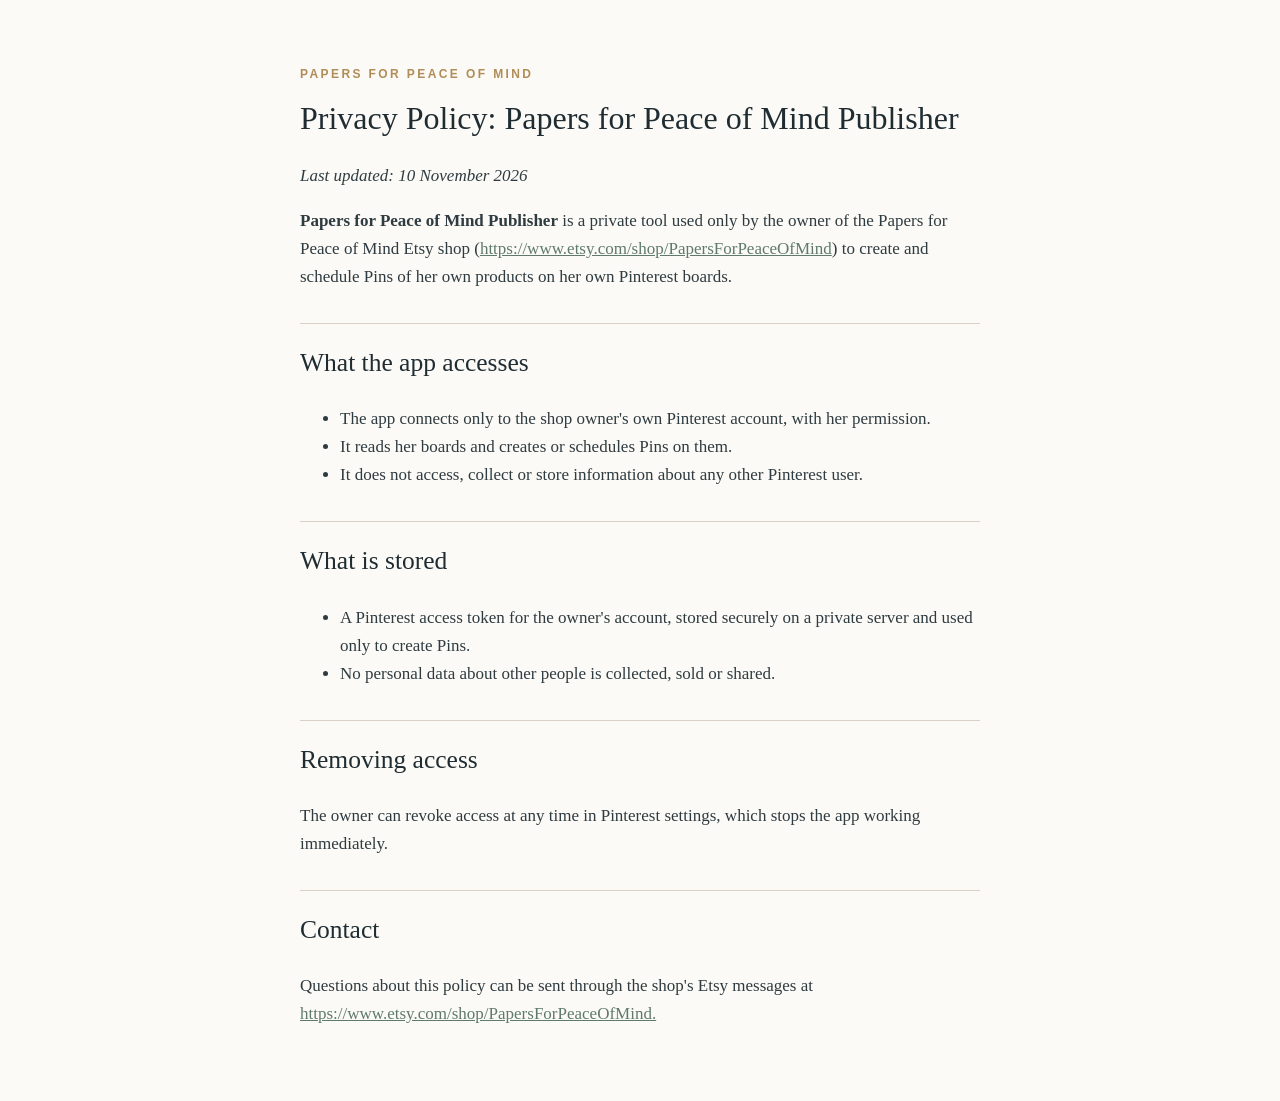
<file: privacy.html>
<!doctype html><html lang="en-GB"><head><meta charset="utf-8"><meta name="viewport" content="width=device-width,initial-scale=1">
<title>Privacy Policy · Papers for Peace of Mind</title>
<style>body{margin:0;background:#FCFAF6;color:#2E3B40;font:17px/1.65 Georgia,serif}main{max-width:680px;margin:0 auto;padding:56px 20px}
h1{font-weight:normal;color:#1F2D33;font-size:2rem;margin:0 0 6px}h2{font-weight:normal;color:#1F2D33;margin-top:32px;border-top:1px solid #D9D1C3;padding-top:18px}
.brand{font:700 12px/1 Arial,sans-serif;letter-spacing:.2em;color:#B08D57;text-transform:uppercase}a{color:#5F7A6C}</style></head>
<body><main><p class="brand">Papers for Peace of Mind</p>
<h1>Privacy Policy: Papers for Peace of Mind Publisher</h1>
<p><em>Last updated: 10 November 2026</em></p>
<p><strong>Papers for Peace of Mind Publisher</strong> is a private tool used only by the owner of the Papers for Peace of Mind Etsy shop (<a href="https://www.etsy.com/shop/PapersForPeaceOfMind">https://www.etsy.com/shop/PapersForPeaceOfMind</a>) to create and schedule Pins of her own products on her own Pinterest boards.</p>
<h2>What the app accesses</h2>
<ul><li>The app connects only to the shop owner's own Pinterest account, with her permission.</li>
<li>It reads her boards and creates or schedules Pins on them.</li>
<li>It does not access, collect or store information about any other Pinterest user.</li>
</ul><h2>What is stored</h2>
<ul><li>A Pinterest access token for the owner's account, stored securely on a private server and used only to create Pins.</li>
<li>No personal data about other people is collected, sold or shared.</li>
</ul><h2>Removing access</h2>
<p>The owner can revoke access at any time in Pinterest settings, which stops the app working immediately.</p>
<h2>Contact</h2>
<p>Questions about this policy can be sent through the shop's Etsy messages at <a href="https://www.etsy.com/shop/PapersForPeaceOfMind.">https://www.etsy.com/shop/PapersForPeaceOfMind.</a></p>
</main></body></html>
</file>
